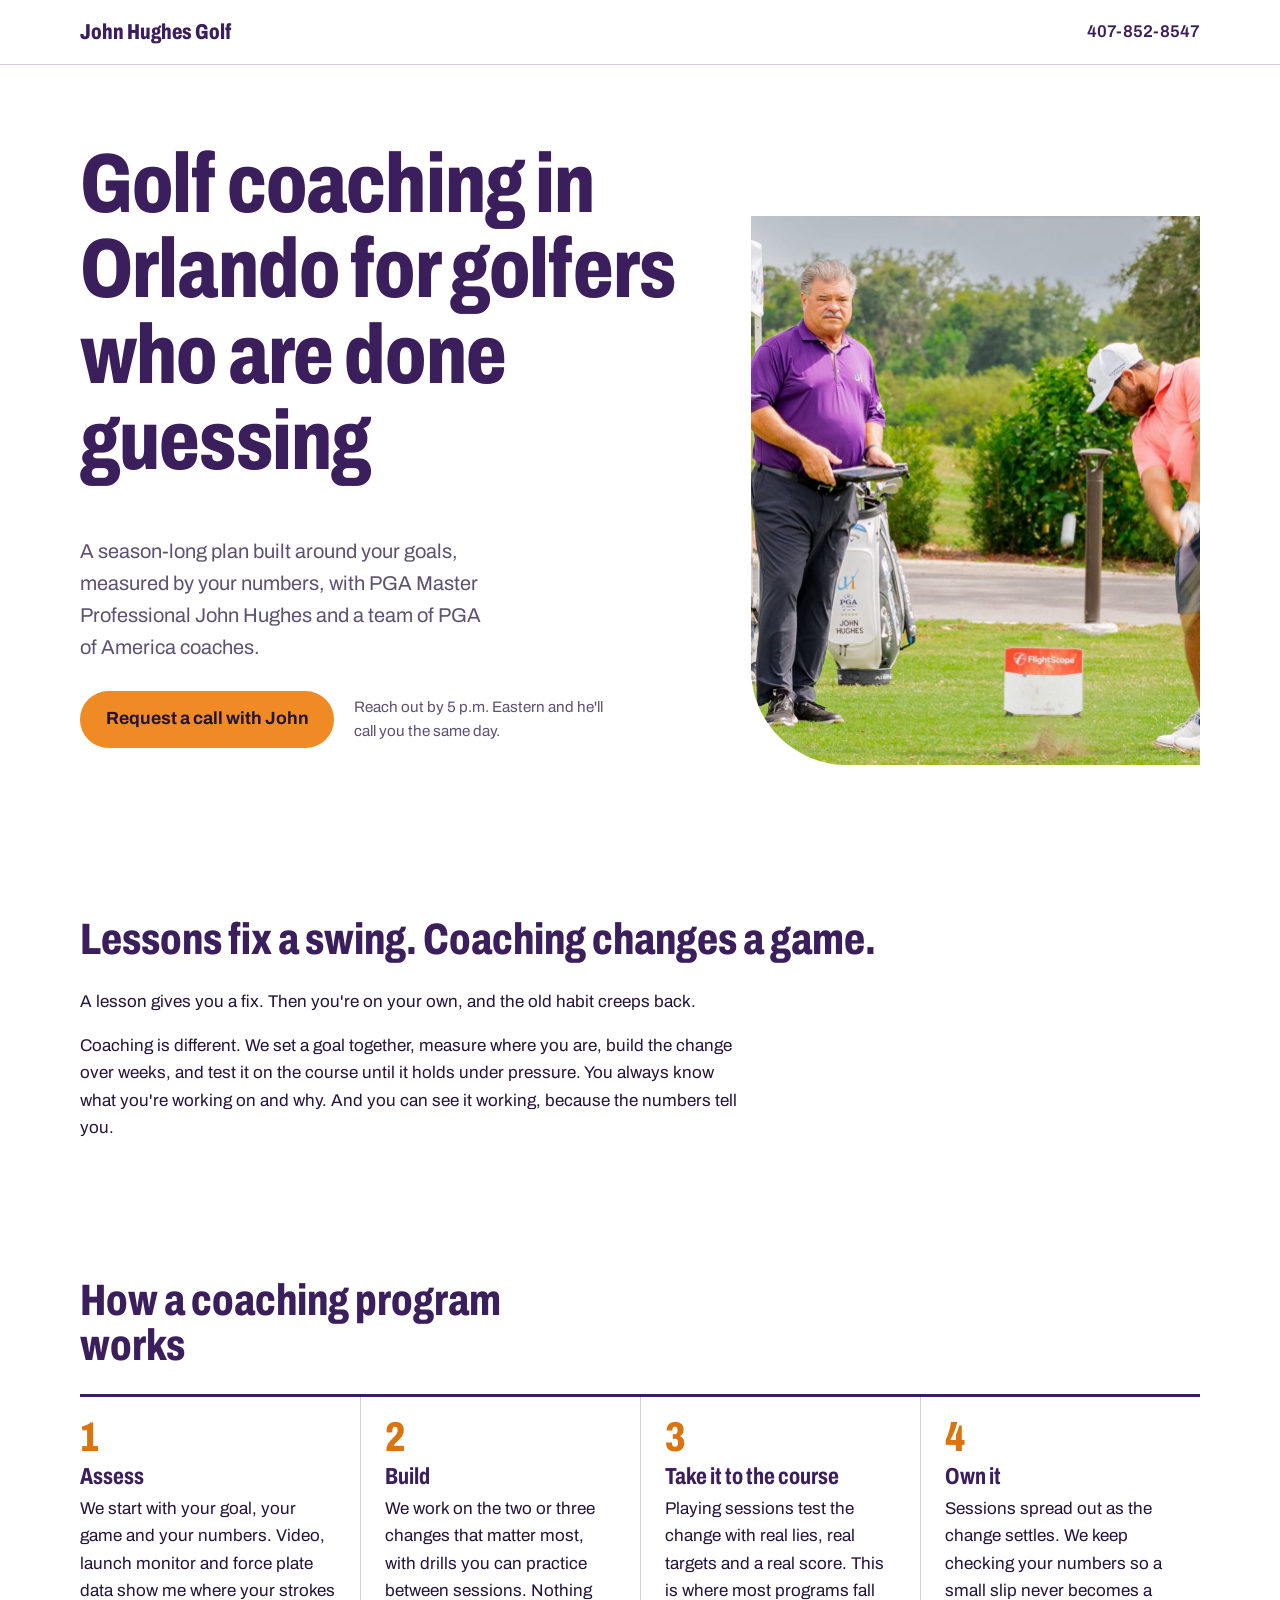
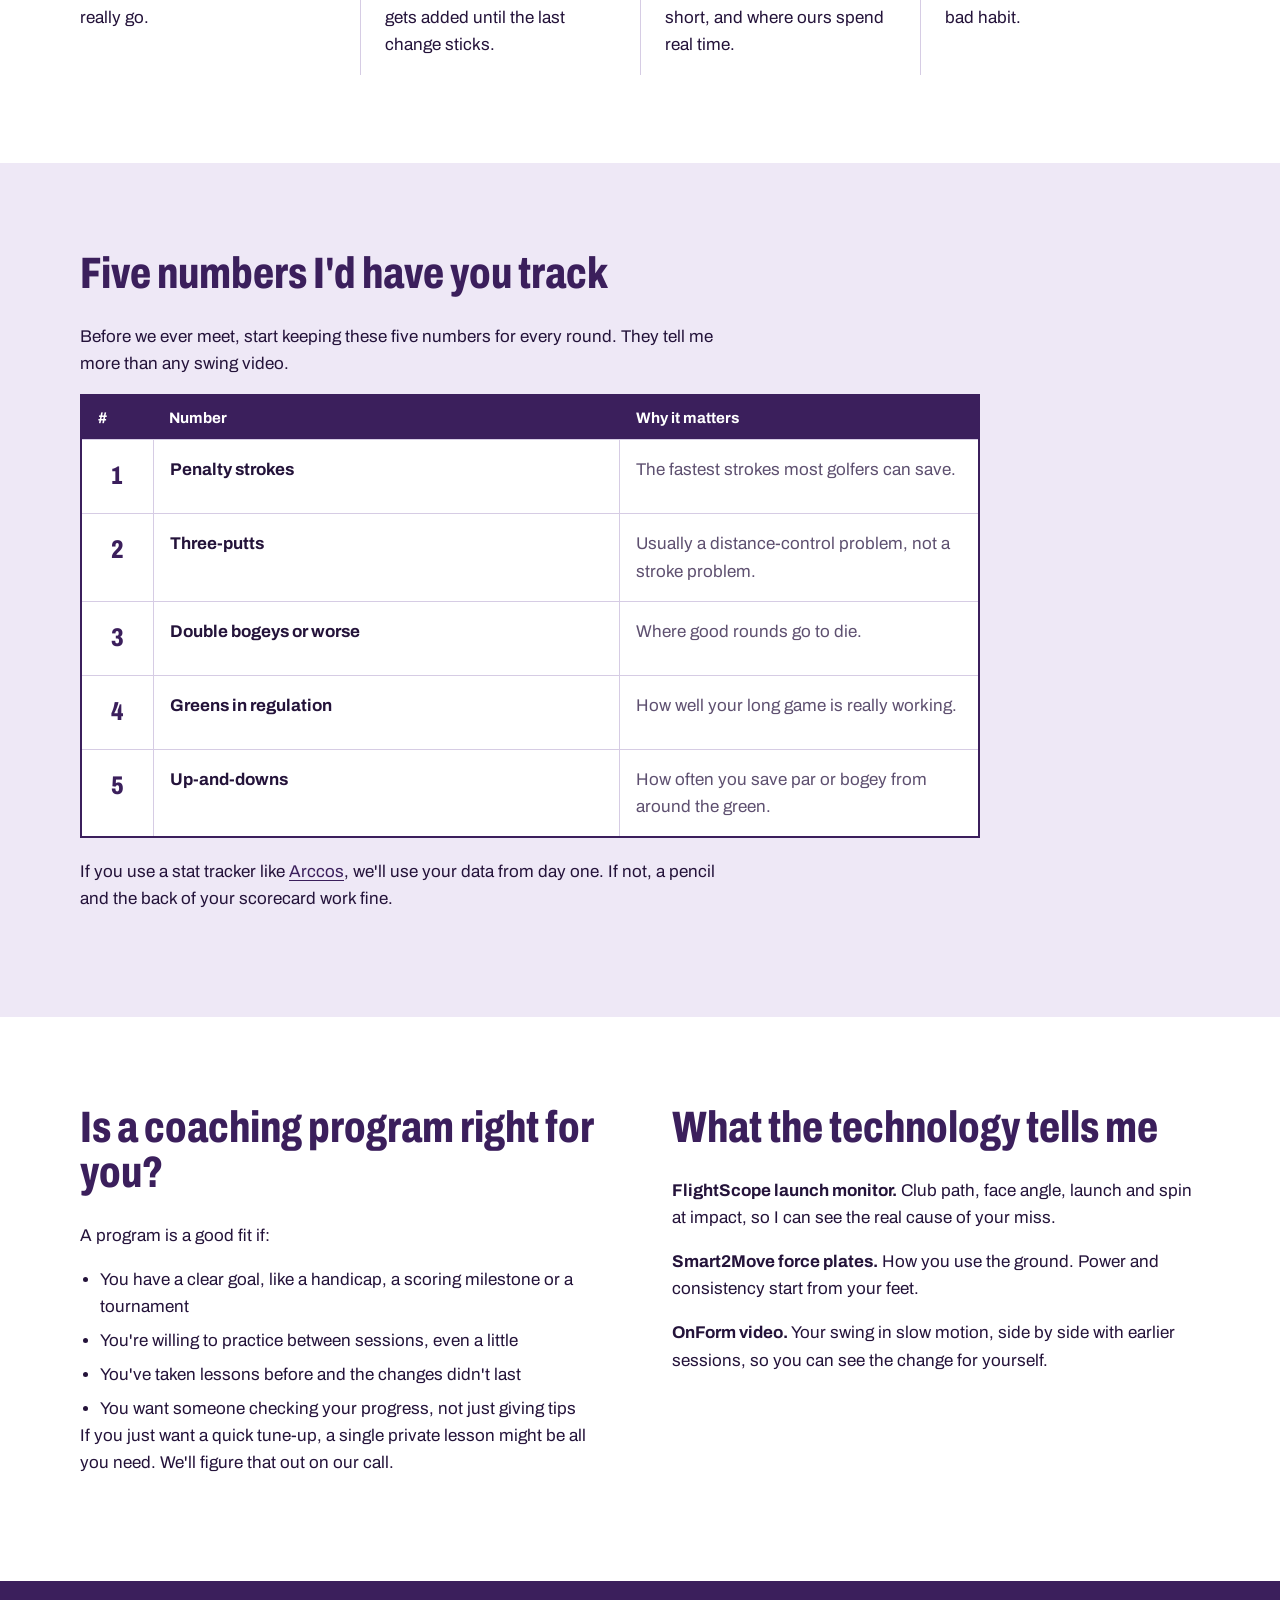
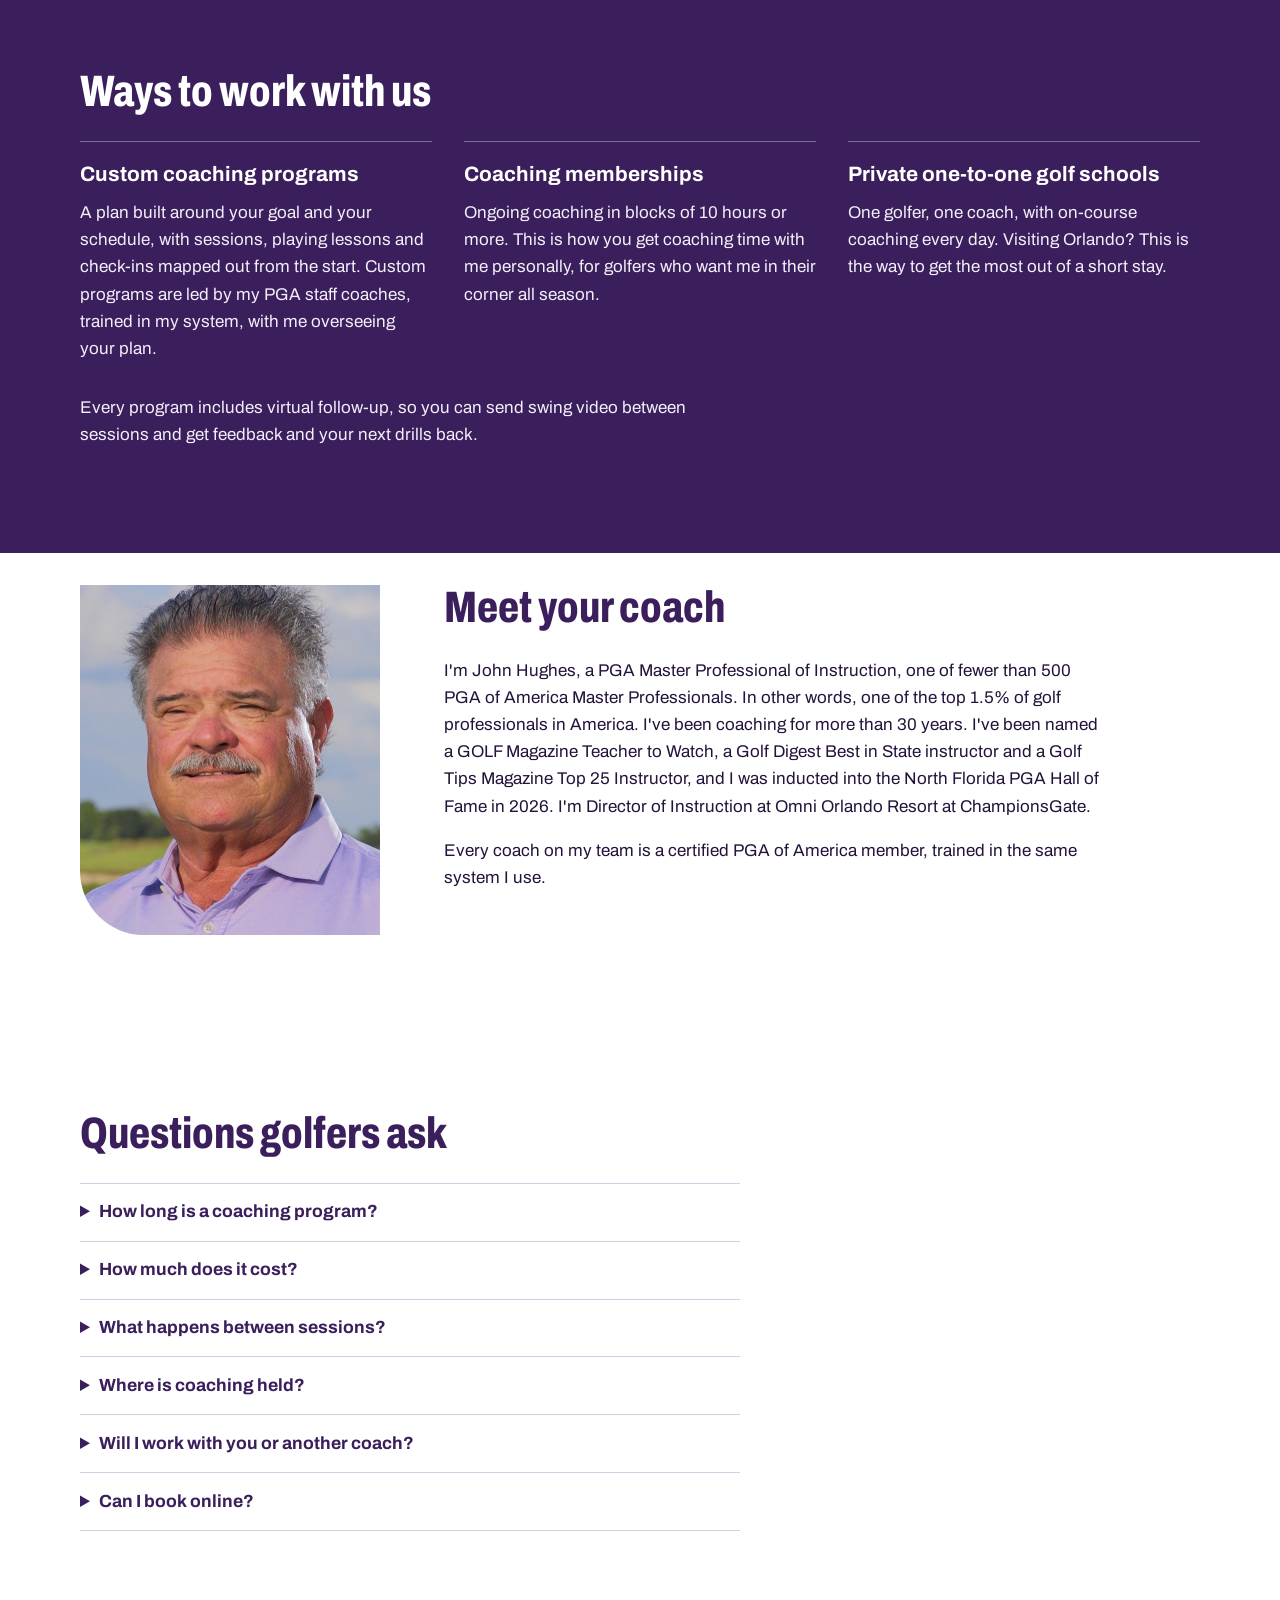
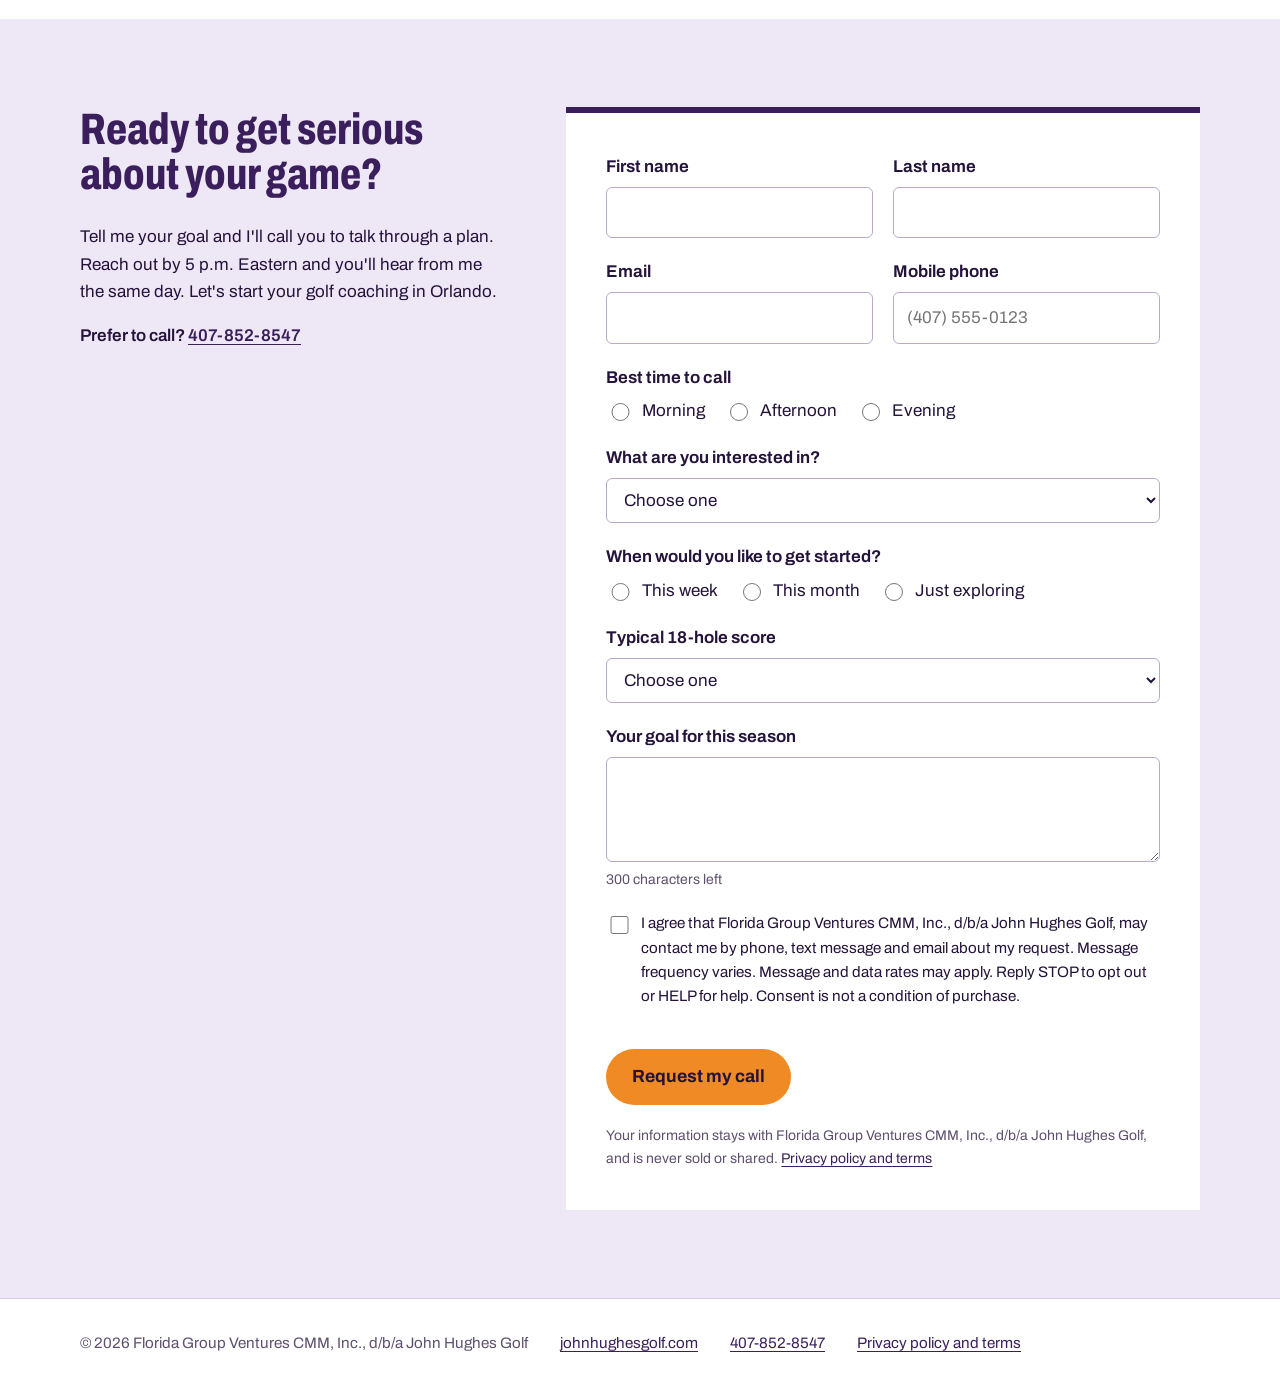
<file: index.html>
<!doctype html>
<html lang="en">
<head>
<!-- Google tag (gtag.js) -->
<script async src="https://www.googletagmanager.com/gtag/js?id=G-RGXYCXNM4F"></script>
<script src="/analytics.js"></script>
<meta charset="utf-8">
<meta name="build-version" content="1.4">
<meta name="viewport" content="width=device-width, initial-scale=1, viewport-fit=cover">
<title>Golf Coaching in Orlando: Season-Long Programs with John Hughes</title>
<meta name="description" content="A golf coaching program built around your goals, measured by your numbers. Work with PGA Master Professional John Hughes and his PGA coaches in Orlando.">
<link rel="canonical" href="https://orlandogolfcoaching.com/">
<meta property="og:type" content="website">
<meta property="og:url" content="https://orlandogolfcoaching.com/">
<meta property="og:title" content="Golf Coaching in Orlando with John Hughes Golf">
<meta property="og:description" content="Season-long golf coaching built around your goals and measured by your numbers. Request a call with John.">
<meta property="og:image" content="https://orlandogolfcoaching.com/images/hero.jpg">
<meta name="theme-color" content="#3B1F5C">
<link rel="icon" href="/favicon.svg" type="image/svg+xml">
<link rel="preconnect" href="https://fonts.googleapis.com">
<link rel="preconnect" href="https://fonts.gstatic.com" crossorigin>
<link rel="stylesheet" href="https://fonts.googleapis.com/css2?family=Archivo:wdth,wght@62..125,400..800&display=swap">
<link rel="stylesheet" href="/styles.css">
<script src="https://challenges.cloudflare.com/turnstile/v0/api.js" async defer></script>
<script src="/app.js" defer></script>
<script type="application/ld+json">
{
  "@context": "https://schema.org",
  "@graph": [
    {
      "@type": "LocalBusiness",
      "@id": "https://orlandogolfcoaching.com/#business",
      "name": "John Hughes Golf",
      "url": "https://orlandogolfcoaching.com/",
      "telephone": "+1-407-852-8547",
      "email": "john@johnhughesgolf.com",
      "image": "https://orlandogolfcoaching.com/images/hero.jpg",
      "address": {
        "@type": "PostalAddress",
        "streetAddress": "8575 White Shark Blvd.",
        "addressLocality": "ChampionsGate",
        "addressRegion": "FL",
        "postalCode": "33896",
        "addressCountry": "US"
      },
      "areaServed": {
        "@type": "City",
        "name": "Orlando"
      },
      "sameAs": [
        "https://www.johnhughesgolf.com/"
      ],
      "founder": {
        "@type": "Person",
        "name": "John Hughes",
        "jobTitle": "PGA Master Professional of Instruction"
      },
      "legalName": "Florida Group Ventures CMM, Inc."
    },
    {
      "@type": "FAQPage",
      "mainEntity": [
        {
          "@type": "Question",
          "name": "How long is a coaching program?",
          "acceptedAnswer": {
            "@type": "Answer",
            "text": "It depends on your goal. Most golfers think in terms of a season. The length and schedule are set on a call with John."
          }
        },
        {
          "@type": "Question",
          "name": "Will I work with John or another coach?",
          "acceptedAnswer": {
            "@type": "Answer",
            "text": "John talks with every new client first. Custom coaching programs are led by his PGA staff coaches. Coaching memberships of 10 hours or more are the way to schedule time with John."
          }
        },
        {
          "@type": "Question",
          "name": "Where is coaching held?",
          "acceptedAnswer": {
            "@type": "Answer",
            "text": "At Omni Orlando Resort at ChampionsGate."
          }
        }
      ]
    }
  ]
}
</script>
</head>
<body>
<a class="skip" href="#main">Skip to content</a>

<header class="masthead">
  <div class="wrap masthead-inner">
    <a class="brand" href="/">John Hughes Golf</a>
    <a class="masthead-phone" href="tel:+14078528547">407-852-8547</a>
  </div>
</header>

<main id="main">

  <section class="hero">
    <div class="wrap hero-grid">
      <div class="hero-text">
        <h1>Golf coaching in Orlando for golfers who are done guessing</h1>
        <p class="lede">A season-long plan built around your goals, measured by your numbers, with PGA Master Professional John Hughes and a team of PGA of America coaches.</p>
        <p class="hero-actions">
          <a class="button" href="#request">Request a call with John</a>
          <span class="hero-note">Reach out by 5 p.m. Eastern and he'll call you the same day.</span>
        </p>
      </div>
      <figure class="hero-photo">
        <img src="/images/hero.jpg" alt="John Hughes reviewing launch monitor numbers with a client" width="900" height="1100" fetchpriority="high">
      </figure>
    </div>
  </section>

  <section class="band">
    <div class="wrap prose">
      <h2>Lessons fix a swing. Coaching changes a game.</h2>
      <p>A lesson gives you a fix. Then you're on your own, and the old habit creeps back.</p>
      <p>Coaching is different. We set a goal together, measure where you are, build the change over weeks, and test it on the course until it holds under pressure. You always know what you're working on and why. And you can see it working, because the numbers tell you.</p>
    </div>
  </section>

  <section class="band band-tight">
    <div class="wrap">
      <h2 class="section-title">How a coaching program works</h2>
      <ol class="phases">
        <li><span class="phase-num">1</span><h3>Assess</h3><p>We start with your goal, your game and your numbers. Video, launch monitor and force plate data show me where your strokes really go.</p></li>
        <li><span class="phase-num">2</span><h3>Build</h3><p>We work on the two or three changes that matter most, with drills you can practice between sessions. Nothing gets added until the last change sticks.</p></li>
        <li><span class="phase-num">3</span><h3>Take it to the course</h3><p>Playing sessions test the change with real lies, real targets and a real score. This is where most programs fall short, and where ours spend real time.</p></li>
        <li><span class="phase-num">4</span><h3>Own it</h3><p>Sessions spread out as the change settles. We keep checking your numbers so a small slip never becomes a bad habit.</p></li>
      </ol>
    </div>
  </section>

  <section class="band band-lavender">
    <div class="wrap">
      <div class="prose">
        <h2>Five numbers I'd have you track</h2>
        <p>Before we ever meet, start keeping these five numbers for every round. They tell me more than any swing video.</p>
      </div>
      <table class="scorecard">
        <caption class="visually-hidden">Five numbers to track every round</caption>
        <thead><tr><th scope="col">#</th><th scope="col">Number</th><th scope="col">Why it matters</th></tr></thead>
        <tbody>
          <tr><td>1</td><th scope="row"><strong>Penalty strokes</strong></th><td class="why">The fastest strokes most golfers can save.</td></tr>
          <tr><td>2</td><th scope="row"><strong>Three-putts</strong></th><td class="why">Usually a distance-control problem, not a stroke problem.</td></tr>
          <tr><td>3</td><th scope="row"><strong>Double bogeys or worse</strong></th><td class="why">Where good rounds go to die.</td></tr>
          <tr><td>4</td><th scope="row"><strong>Greens in regulation</strong></th><td class="why">How well your long game is really working.</td></tr>
          <tr><td>5</td><th scope="row"><strong>Up-and-downs</strong></th><td class="why">How often you save par or bogey from around the green.</td></tr>
        </tbody>
      </table>
      <p class="prose tracker-note">If you use a stat tracker like <a href="https://www.johnhughesgolf.com/product/arccos-caddie-bundle/">Arccos</a>, we'll use your data from day one. If not, a pencil and the back of your scorecard work fine.</p>
    </div>
  </section>

  <section class="band">
    <div class="wrap two-col">
      <div class="prose">
        <h2>Is a coaching program right for you?</h2>
        <p>A program is a good fit if:</p>
        <ul>
          <li>You have a clear goal, like a handicap, a scoring milestone or a tournament</li>
          <li>You're willing to practice between sessions, even a little</li>
          <li>You've taken lessons before and the changes didn't last</li>
          <li>You want someone checking your progress, not just giving tips</li>
        </ul>
        <p>If you just want a quick tune-up, a single private lesson might be all you need. We'll figure that out on our call.</p>
      </div>
      <div class="prose">
        <h2>What the technology tells me</h2>
        <p><strong>FlightScope launch monitor.</strong> Club path, face angle, launch and spin at impact, so I can see the real cause of your miss.</p>
        <p><strong>Smart2Move force plates.</strong> How you use the ground. Power and consistency start from your feet.</p>
        <p><strong>OnForm video.</strong> Your swing in slow motion, side by side with earlier sessions, so you can see the change for yourself.</p>
      </div>
    </div>
  </section>

  <section class="band band-dark">
    <div class="wrap">
      <div class="prose">
        <h2>Ways to work with us</h2>
      </div>
      <dl class="tech programs">
        <div>
          <dt>Custom coaching programs</dt>
          <dd>A plan built around your goal and your schedule, with sessions, playing lessons and check-ins mapped out from the start. Custom programs are led by my PGA staff coaches, trained in my system, with me overseeing your plan.</dd>
        </div>
        <div>
          <dt>Coaching memberships</dt>
          <dd>Ongoing coaching in blocks of 10 hours or more. This is how you get coaching time with me personally, for golfers who want me in their corner all season.</dd>
        </div>
        <div>
          <dt>Private one-to-one golf schools</dt>
          <dd>One golfer, one coach, with on-course coaching every day. Visiting Orlando? This is the way to get the most out of a short stay.</dd>
        </div>
      </dl>
      <p class="prose tech-note">Every program includes virtual follow-up, so you can send swing video between sessions and get feedback and your next drills back.</p>
    </div>
  </section>

  <section class="band band-tight">
    <div class="wrap coach">
      <img class="coach-photo" src="/images/john-headshot.jpg" alt="John Hughes, PGA Master Professional of Instruction" width="480" height="560" loading="lazy">
      <div class="prose">
        <h2>Meet your coach</h2>
        <p>I'm John Hughes, a PGA Master Professional of Instruction, one of fewer than 500 PGA of America Master Professionals. In other words, one of the top 1.5% of golf professionals in America. I've been coaching for more than 30 years. I've been named a GOLF Magazine Teacher to Watch, a Golf Digest Best in State instructor and a Golf Tips Magazine Top 25 Instructor, and I was inducted into the North Florida PGA Hall of Fame in 2026. I'm Director of Instruction at Omni Orlando Resort at ChampionsGate.</p>
        <p>Every coach on my team is a certified PGA of America member, trained in the same system I use.</p>
      </div>
    </div>
  </section>

  <section class="band">
    <div class="wrap prose">
      <h2>Questions golfers ask</h2>
      <div class="faq">
        <details><summary>How long is a coaching program?</summary><p>It depends on your goal. Most golfers think in terms of a season. We'll set the length and schedule on our call.</p></details>
        <details><summary>How much does it cost?</summary><p>Every program is customized to your unique improvement needs, so pricing is built around your goals. I'll walk you through the options on our call.</p></details>
        <details><summary>What happens between sessions?</summary><p>Virtual follow-up is built into every John Hughes Golf coaching program. Send swing video whenever you need a check, and get feedback and your next drills back.</p></details>
        <details><summary>Where is coaching held?</summary><p>At Omni Orlando Resort at ChampionsGate.</p></details>
        <details><summary>Will I work with you or another coach?</summary><p>I'll talk with you personally first. Custom coaching programs are led by my PGA staff coaches. Coaching memberships of 10 hours or more are the way to schedule time with me.</p></details>
        <details><summary>Can I book online?</summary><p>Not directly. Every new client starts with a call with me, so we're sure it's the right fit before you invest a dollar.</p></details>
      </div>
    </div>
  </section>

  <section class="band band-lavender" id="request">
    <div class="wrap request">
      <div class="prose request-intro">
        <h2>Ready to get serious about your game?</h2>
        <p>Tell me your goal and I'll call you to talk through a plan. Reach out by 5 p.m. Eastern and you'll hear from me the same day. Let's start your golf coaching in Orlando.</p>
        <p class="request-phone">Prefer to call? <a href="tel:+14078528547">407-852-8547</a></p>
      </div>

      <div class="request-panel">
        <form id="call-form" class="call-form" action="/api/request-call" method="post" novalidate>
          <div class="field-row">
            <div class="field">
              <label for="first_name">First name</label>
              <input id="first_name" name="first_name" type="text" autocomplete="given-name" required maxlength="60">
            </div>
            <div class="field">
              <label for="last_name">Last name</label>
              <input id="last_name" name="last_name" type="text" autocomplete="family-name" required maxlength="60">
            </div>
          </div>
          <div class="field-row">
            <div class="field">
              <label for="email">Email</label>
              <input id="email" name="email" type="email" autocomplete="email" required maxlength="120">
            </div>
            <div class="field">
              <label for="phone">Mobile phone</label>
              <input id="phone" name="phone" type="tel" autocomplete="tel" required maxlength="20" pattern="[0-9()+.\- ]{10,20}" placeholder="(407) 555-0123">
            </div>
          </div>

          <fieldset class="field choices">
            <legend>Best time to call</legend>
            <label><input type="radio" name="best_time" value="Morning" required> Morning</label>
            <label><input type="radio" name="best_time" value="Afternoon"> Afternoon</label>
            <label><input type="radio" name="best_time" value="Evening"> Evening</label>
          </fieldset>

          <div class="field">
            <label for="interest">What are you interested in?</label>
            <select id="interest" name="interest" required>
              <option value="">Choose one</option>
              <option>Custom coaching program</option>
              <option value="Coaching membership">Coaching membership (10+ hours with John)</option>
              <option>Private one-to-one golf school</option>
              <option>Not sure yet</option>
            </select>
          </div>

          <fieldset class="field choices">
            <legend>When would you like to get started?</legend>
            <label><input type="radio" name="start_timing" value="This week" required> This week</label>
            <label><input type="radio" name="start_timing" value="This month"> This month</label>
            <label><input type="radio" name="start_timing" value="Just exploring"> Just exploring</label>
          </fieldset>

          <div class="field">
            <label for="score">Typical 18-hole score</label>
            <select id="score" name="score" required>
              <option value="">Choose one</option>
              <option>Under 80</option>
              <option>80 to 89</option>
              <option>90 to 99</option>
              <option>100 or more</option>
              <option>New to golf</option>
            </select>
          </div>

          <div class="field">
            <label for="goal">Your goal for this season</label>
            <textarea id="goal" name="goal" rows="3" maxlength="300" required aria-describedby="goal-count"></textarea>
            <p class="hint" id="goal-count">300 characters left</p>
          </div>

          <div class="field consent">
            <label><input type="checkbox" name="consent" value="yes" required> I agree that Florida Group Ventures CMM, Inc., d/b/a John Hughes Golf, may contact me by phone, text message and email about my request. Message frequency varies. Message and data rates may apply. Reply STOP to opt out or HELP for help. Consent is not a condition of purchase.</label>
          </div>

          <div class="hp" aria-hidden="true">
            <label for="company">Company</label>
            <input id="company" name="company" type="text" tabindex="-1" autocomplete="off">
          </div>

          <input type="hidden" name="source_domain">
          <input type="hidden" name="landing_url">
          <input type="hidden" name="referrer">
          <input type="hidden" name="utm_source">
          <input type="hidden" name="utm_medium">
          <input type="hidden" name="utm_campaign">
          <input type="hidden" name="utm_term">
          <input type="hidden" name="utm_content">

          <div class="cf-turnstile" data-sitekey="0x4AAAAAAFif88_CpyzxCbzZ" data-action="request_call" data-appearance="interaction-only"></div>

          <button class="button button-submit" type="submit">Request my call</button>
          <p class="form-status" role="alert" aria-live="assertive"></p>
          <p class="hint">Your information stays with Florida Group Ventures CMM, Inc., d/b/a John Hughes Golf, and is never sold or shared. <a href="https://www.johnhughesgolf.com/john-hughes-golf-privacy-policy-and-terms-of-service/">Privacy policy and terms</a></p>
        </form>

        <div class="thanks" id="thanks" hidden tabindex="-1">
          <h3 id="thanks-title">Thanks. Your request is in.</h3>
          <p>I'll call you personally at the number you gave me. If you reached out before 5 p.m. Eastern, you'll hear from me today. Otherwise, expect my call tomorrow.</p>
          <p>While you wait, jot down your goal, your typical miss and how often you play. We'll put them to work on our call.</p>
        </div>
      </div>
    </div>
  </section>

</main>

<footer class="footer">
  <div class="wrap footer-inner">
    <p>&copy; 2026 Florida Group Ventures CMM, Inc., d/b/a John Hughes Golf</p>
    <p><a href="https://www.johnhughesgolf.com/">johnhughesgolf.com</a></p>
    <p><a href="tel:+14078528547">407-852-8547</a></p>
    <p><a href="https://www.johnhughesgolf.com/john-hughes-golf-privacy-policy-and-terms-of-service/">Privacy policy and terms</a></p>
  </div>
</footer>
</body>
</html>
</file>
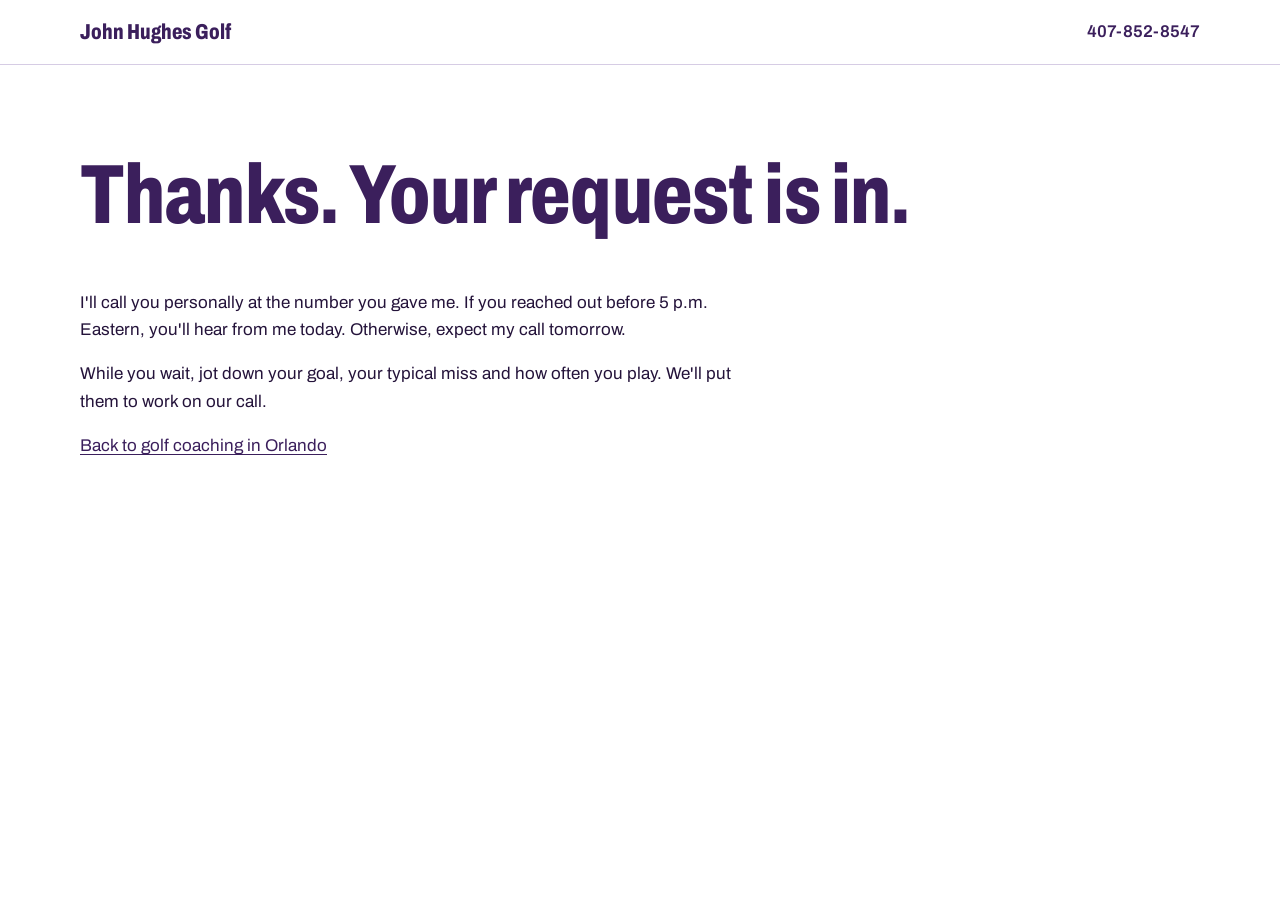
<file: thank-you.html>
<!doctype html>
<html lang="en">
<head>
<!-- Google tag (gtag.js) -->
<script async src="https://www.googletagmanager.com/gtag/js?id=G-RGXYCXNM4F"></script>
<script src="/analytics.js"></script>
<meta charset="utf-8">
<meta name="build-version" content="1.4">
<meta name="viewport" content="width=device-width, initial-scale=1, viewport-fit=cover">
<title>Your request is in | John Hughes Golf</title>
<meta name="robots" content="noindex">
<link rel="icon" href="/favicon.svg" type="image/svg+xml">
<link rel="stylesheet" href="https://fonts.googleapis.com/css2?family=Archivo:wdth,wght@62..125,400..800&display=swap">
<link rel="stylesheet" href="/styles.css">
</head>
<body>
<header class="masthead"><div class="wrap masthead-inner"><a class="brand" href="/">John Hughes Golf</a><a class="masthead-phone" href="tel:+14078528547">407-852-8547</a></div></header>
<main class="band"><div class="wrap prose">
  <h1>Thanks. Your request is in.</h1>
  <p>I'll call you personally at the number you gave me. If you reached out before 5 p.m. Eastern, you'll hear from me today. Otherwise, expect my call tomorrow.</p>
  <p>While you wait, jot down your goal, your typical miss and how often you play. We'll put them to work on our call.</p>
  <p><a href="/">Back to golf coaching in Orlando</a></p>
</div></main>
</body>
</html>
</file>
<file: styles.css>
/* John Hughes Golf landing page. Palette from John's brand colors: deep purple, orange, light lavender. */
:root {
  --purple: #3B1F5C;
  --ink: #24133A;
  --muted: #5E5070;
  --orange: #F08A24;
  --orange-deep: #D9740F;
  --lavender: #EEE8F6;
  --rule: #D6CCE4;
  --paper: #FFFFFF;
  --error: #A3261B;
  --measure: 66ch;
  --font: "Archivo", "Helvetica Neue", Arial, sans-serif;
}

*, *::before, *::after { box-sizing: border-box; }
html { scroll-behavior: smooth; scroll-padding-top: env(safe-area-inset-top, 0px); -webkit-text-size-adjust: 100%; }
@media (prefers-reduced-motion: reduce) { html { scroll-behavior: auto; } }
body {
  margin: 0;
  background: var(--paper);
  color: var(--ink);
  font-family: var(--font);
  font-size: 1.0625rem;
  line-height: 1.6;
  padding-bottom: env(safe-area-inset-bottom, 0px);
}
img { max-width: 100%; height: auto; display: block; }
a { color: var(--purple); text-underline-offset: 0.18em; }
a:hover { color: var(--orange-deep); }
:focus-visible { outline: 3px solid var(--orange); outline-offset: 3px; border-radius: 2px; }

.skip { position: absolute; left: -9999px; top: 0; }
.skip:focus { left: 1rem; top: 1rem; z-index: 10; background: var(--paper); padding: .5rem .75rem; }
.visually-hidden { position: absolute; width: 1px; height: 1px; overflow: hidden; clip: rect(0 0 0 0); white-space: nowrap; }

.wrap { width: min(1120px, 100% - 2.5rem); margin-inline: auto; }
.prose { max-width: var(--measure); }

h1, h2, h3 { font-stretch: 75%; line-height: 1.02; color: var(--purple); margin: 0 0 .6em; }
h1 { font-size: clamp(2.75rem, 7vw, 5.25rem); font-weight: 800; letter-spacing: -0.01em; }
h2 { font-size: clamp(1.9rem, 3.6vw, 2.75rem); font-weight: 780; }
h3 { font-size: 1.45rem; font-weight: 720; }
p { margin: 0 0 1em; }

/* Masthead */
.masthead { padding-top: env(safe-area-inset-top, 0px); border-bottom: 1px solid var(--rule); }
.masthead-inner { display: flex; justify-content: space-between; align-items: center; min-height: 64px; }
.brand { font-weight: 800; font-stretch: 75%; font-size: 1.35rem; color: var(--purple); text-decoration: none; }
.masthead-phone { font-weight: 600; text-decoration: none; }

/* Buttons */
.button {
  display: inline-block;
  background: var(--orange);
  color: var(--ink);
  font: inherit;
  font-weight: 700;
  font-size: 1.1rem;
  padding: .9rem 1.6rem;
  border: 0;
  border-radius: 999px;
  text-decoration: none;
  cursor: pointer;
}
.button:hover { background: var(--orange-deep); color: var(--ink); }
.button[disabled] { opacity: .6; cursor: progress; }

/* Hero */
.hero { padding: clamp(2.5rem, 6vw, 5rem) 0 clamp(2.5rem, 5vw, 4rem); }
.hero-grid { display: grid; grid-template-columns: 1.15fr .85fr; gap: clamp(2rem, 5vw, 4.5rem); align-items: end; }
.lede { font-size: 1.25rem; color: var(--muted); max-width: 38ch; }
.hero-actions { display: flex; flex-wrap: wrap; align-items: center; gap: 1rem 1.25rem; margin-top: 1.75rem; }
.hero-note { color: var(--muted); font-size: .95rem; max-width: 28ch; }
.hero-photo { margin: 0; background: var(--lavender); border-radius: 0 0 0 96px; overflow: hidden; aspect-ratio: 9 / 11; }
.hero-photo img { width: 100%; height: 100%; object-fit: cover; }

/* Bands */
.band { padding: clamp(3rem, 7vw, 5.5rem) 0; }
.band-tight { padding-top: clamp(1rem, 3vw, 2rem); }
.band-dark { background: var(--purple); color: #F3EEF9; }
.band-dark h2 { color: #FFFFFF; }
.band-dark a { color: #FFFFFF; }
.band-lavender { background: var(--lavender); }
.section-title { max-width: 22ch; }

/* Lesson formats: three columns separated by rules, not cards */
.formats { display: grid; grid-template-columns: repeat(3, 1fr); border-top: 3px solid var(--purple); }
.format { padding: 1.5rem 1.75rem 0 0; }
.format + .format { padding-left: 1.75rem; border-left: 1px solid var(--rule); }
.formats-note { margin-top: 2rem; }

/* Technology */
.big-line { font-size: clamp(1.6rem, 3vw, 2.1rem); font-weight: 700; font-stretch: 80%; color: var(--orange); margin-bottom: 2rem; }
.tech { display: grid; grid-template-columns: repeat(3, 1fr); gap: 2rem; margin: 0 0 2rem; }
.tech div { border-top: 1px solid rgba(255,255,255,.35); padding-top: 1rem; }
.tech dt { font-weight: 700; font-size: 1.15rem; margin-bottom: .5rem; color: #FFFFFF; }
.tech dd { margin: 0; }

/* Two columns */
.two-col { display: grid; grid-template-columns: 1fr 1fr; gap: clamp(2rem, 5vw, 4rem); }
.two-col ul { padding-left: 1.2em; margin: 0; }
.two-col li + li { margin-top: .4em; }

/* Scorecard */
.scorecard { width: 100%; max-width: 900px; border-collapse: collapse; background: var(--paper); margin-top: 1rem; border: 2px solid var(--purple); }
.scorecard thead th { background: var(--purple); color: #FFFFFF; text-align: left; font-weight: 700; font-size: .95rem; padding: .6rem 1rem; }
.scorecard td, .scorecard tbody th { border-top: 1px solid var(--rule); padding: 1rem; vertical-align: top; text-align: left; font-weight: 400; }
.scorecard td:first-child { width: 4.5rem; text-align: center; font-weight: 800; font-stretch: 75%; font-size: 1.6rem; color: var(--purple); border-right: 1px solid var(--rule); }
.scorecard tbody th { width: 52%; border-right: 1px solid var(--rule); }
.scorecard .blank { background-image: repeating-linear-gradient(transparent 0 30px, var(--rule) 30px 31px); }

/* Steps */
.steps { padding-left: 1.4em; }
.steps li { padding-left: .3em; margin-bottom: .8em; }
.steps li::marker { font-weight: 800; color: var(--purple); }

/* Coach */
.coach { display: grid; grid-template-columns: 300px 1fr; gap: clamp(2rem, 5vw, 4rem); align-items: start; }
.coach-photo { background: var(--lavender); border-radius: 0 0 0 64px; aspect-ratio: 6 / 7; object-fit: cover; width: 100%; }

/* FAQ */
.faq details { border-top: 1px solid var(--rule); padding: .9rem 0; }
.faq details:last-child { border-bottom: 1px solid var(--rule); }
.faq summary { cursor: pointer; font-weight: 700; font-size: 1.1rem; color: var(--purple); }
.faq details p { margin: .6rem 0 0; }

/* Request section and form */
.request { display: grid; grid-template-columns: .8fr 1.2fr; gap: clamp(2rem, 5vw, 4rem); align-items: start; }
.request-phone { font-weight: 600; }
.request-panel { background: var(--paper); border-top: 6px solid var(--purple); padding: clamp(1.5rem, 4vw, 2.5rem); }
.call-form { display: grid; gap: 1.25rem; }
.field-row { display: grid; grid-template-columns: 1fr 1fr; gap: 1.25rem; }
.field { display: grid; gap: .4rem; margin: 0; }
.field > label, legend { font-weight: 650; color: var(--ink); }
.optional { font-weight: 400; color: var(--muted); font-size: .9rem; margin-left: .35rem; }
input[type="text"], input[type="email"], input[type="tel"], select, textarea {
  font: inherit; color: var(--ink); background: var(--paper);
  border: 1.5px solid #B9AACD; border-radius: 6px; padding: .7rem .8rem; width: 100%;
}
input:focus-visible, select:focus-visible, textarea:focus-visible { outline: 3px solid var(--orange); outline-offset: 1px; border-color: var(--purple); }
textarea { resize: vertical; min-height: 5.5rem; }
.choices { border: 0; padding: 0; display: flex; flex-wrap: wrap; gap: .5rem 1.25rem; }
.choices legend { padding: 0; margin-bottom: .4rem; width: 100%; }
.choices label, .consent label { display: inline-flex; gap: .55rem; align-items: center; cursor: pointer; }
.consent label { align-items: flex-start; font-size: .95rem; }
.consent input { margin-top: .3rem; }
input[type="radio"], input[type="checkbox"] { width: 1.15rem; height: 1.15rem; accent-color: var(--purple); flex: none; }
.hint { font-size: .875rem; color: var(--muted); margin: 0; }
.hp { position: absolute; left: -9999px; width: 1px; height: 1px; overflow: hidden; }
.button-submit { justify-self: start; }
.form-status { margin: 0; color: var(--error); font-weight: 600; }
.form-status:empty { display: none; }
[aria-invalid="true"] { border-color: var(--error) !important; }
.thanks h3 { font-size: 2rem; }
.thanks:focus { outline: none; }

/* Footer */
.footer { border-top: 1px solid var(--rule); padding: 2rem 0 calc(2rem + env(safe-area-inset-bottom, 0px)); font-size: .95rem; color: var(--muted); }
.footer-inner { display: flex; flex-wrap: wrap; gap: .5rem 2rem; }
.footer p { margin: 0; }

/* Small screens */
@media (max-width: 860px) {
  .hero-grid, .two-col, .request, .coach { grid-template-columns: 1fr; }
  .hero-photo { max-width: 460px; }
  .coach-photo { max-width: 280px; }
  .formats, .tech { grid-template-columns: 1fr; }
  .format, .format + .format { padding: 1.25rem 0; border-left: 0; }
  .format + .format { border-top: 1px solid var(--rule); }
}
@media (max-width: 560px) {
  .field-row { grid-template-columns: 1fr; }
  .scorecard td:first-child { width: 3rem; font-size: 1.3rem; }
  .scorecard tbody th, .scorecard td { padding: .75rem; }
  .scorecard .blank { display: none; }
  .scorecard thead th:last-child { display: none; }
  .scorecard tbody th { width: auto; border-right: 0; }
}

/* Prose sections that share the .wrap element stay left-aligned with the rest of the page */
.wrap.prose { max-width: none; }
.wrap.prose > * { max-width: var(--measure); }
.choices > label, .consent > label { font-weight: 400; }

/* Privacy policy */
.policy h2 { font-size: clamp(1.5rem, 2.6vw, 1.9rem); margin-top: 2.2em; }
.policy h3 { font-size: 1.2rem; margin-top: 1.4em; }
.policy ul { padding-left: 1.2em; }
.policy li + li { margin-top: .4em; }

/* orlandogolfcoaching.com additions */
.phases { list-style: none; margin: 1.5rem 0 0; padding: 0; display: grid; grid-template-columns: repeat(4, 1fr); border-top: 3px solid var(--purple); }
.phases li { padding: 1.25rem 1.5rem 0 0; }
.phases li + li { padding-left: 1.5rem; border-left: 1px solid var(--rule); }
.phase-num { display: block; font-weight: 800; font-stretch: 75%; font-size: 2.6rem; line-height: 1; color: var(--orange-deep); margin-bottom: .4rem; }
.phases h3 { margin-bottom: .4rem; }
.scorecard td.why { color: var(--muted); }
.tracker-note { margin-top: 1.25rem; }
.programs dt { font-size: 1.3rem; }
@media (max-width: 860px) {
  .phases { grid-template-columns: 1fr 1fr; }
  .phases li, .phases li + li { padding: 1.25rem 0; border-left: 0; }
  .phases li:nth-child(even) { padding-left: 1.25rem; border-left: 1px solid var(--rule); }
}
@media (max-width: 560px) {
  .phases { grid-template-columns: 1fr; }
  .phases li:nth-child(even) { padding-left: 0; border-left: 0; }
  .phases li + li { border-top: 1px solid var(--rule); }
  .scorecard td.why { display: table-cell; }
  .scorecard thead th:last-child { display: table-cell; }
}
</file>
